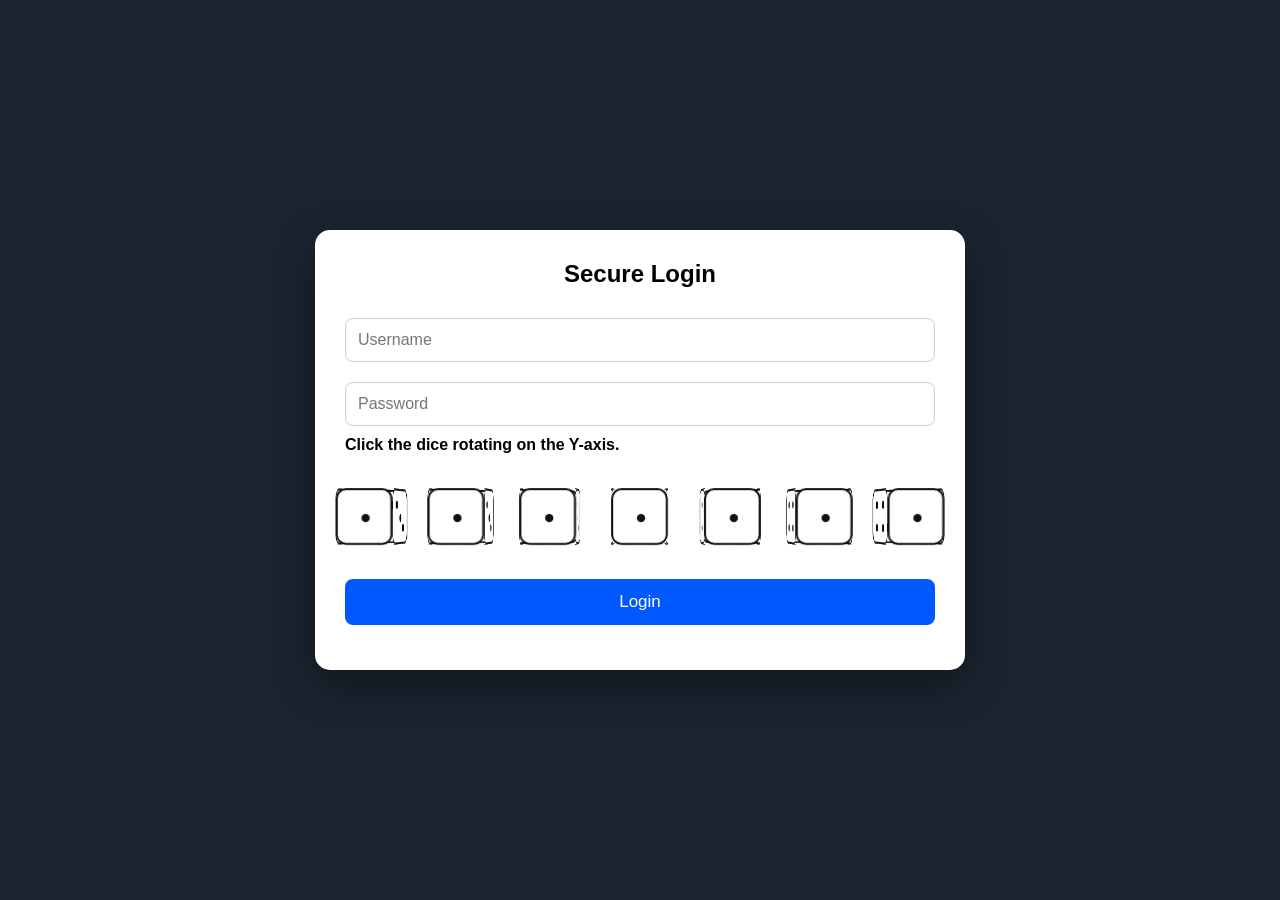
<file: front-end/index.html>
<!DOCTYPE html>
<html lang="en">
<head>
<meta charset="UTF-8">
<meta name="viewport" content="width=device-width, initial-scale=1.0">
<title>Dice CAPTCHA</title>

<style>
*{
margin:0;
padding:0;
box-sizing:border-box;
font-family:Arial,sans-serif;
}

body{
height:100vh;
display:flex;
justify-content:center;
align-items:center;
background:#1b2430;
}

.card{
background:#fff;
padding:30px;
border-radius:15px;
width:650px;
box-shadow:0 15px 40px rgba(0,0,0,.4);
}

h2{
text-align:center;
margin-bottom:20px;
}

input{
width:100%;
padding:12px;
margin:10px 0;
font-size:16px;
border-radius:8px;
border:1px solid #ccc;
}

.scene{
display:flex;
justify-content:space-between;
margin:35px 0;
perspective:900px;
}

.dice{
width:55px;
height:55px;
position:relative;
transform-style:preserve-3d;
cursor:pointer;
transition:.3s;
}

.rotateX{
animation:spinX 2s linear infinite;
}

.rotateY{
animation:spinY 2s linear infinite;
}

.face{
position:absolute;
width:55px;
height:55px;
background:white;
border:2px solid #111;
border-radius:10px;
transform-style:preserve-3d;
}

.front{transform:translateZ(27.5px);}
.back{transform:rotateY(180deg) translateZ(27.5px);}
.right{transform:rotateY(90deg) translateZ(27.5px);}
.left{transform:rotateY(-90deg) translateZ(27.5px);}
.top{transform:rotateX(90deg) translateZ(27.5px);}
.bottom{transform:rotateX(-90deg) translateZ(27.5px);}

.dot{
position:absolute;
width:8px;
height:8px;
background:#111;
border-radius:50%;
}

.tl{top:10px;left:10px;}
.tc{top:10px;left:23px;}
.tr{top:10px;right:10px;}
.ml{top:23px;left:10px;}
.mc{top:23px;left:23px;}
.mr{top:23px;right:10px;}
.bl{bottom:10px;left:10px;}
.bc{bottom:10px;left:23px;}
.br{bottom:10px;right:10px;}

button{
width:100%;
padding:13px;
font-size:17px;
background:#0059ff;
color:white;
border:none;
border-radius:8px;
cursor:pointer;
}

button:hover{
background:#003ec9;
}

#msg{
margin-top:15px;
text-align:center;
font-weight:bold;
}

@keyframes spinX{
from{transform:rotateX(0deg);}
to{transform:rotateX(360deg);}
}

@keyframes spinY{
from{transform:rotateY(0deg);}
to{transform:rotateY(360deg);}
}

.correct{
box-shadow:0 0 18px lime;
}
</style>

</head>
<body>

<div class="card">

<h2>Secure Login</h2>

<input placeholder="Username">
<input type="password" placeholder="Password">

<p><b>Click the dice rotating on the Y-axis.</b></p>

<div class="scene" id="scene"></div>

<button onclick="login()">Login</button>

<div id="msg"></div>

</div>

<script>

const patterns={
1:["mc"],
2:["tl","br"],
3:["tl","mc","br"],
4:["tl","tr","bl","br"],
5:["tl","tr","mc","bl","br"],
6:["tl","ml","bl","tr","mr","br"]
};

const faceNames=["front","back","right","left","top","bottom"];

function createFace(value,name){

let face=document.createElement("div");
face.className="face "+name;

patterns[value].forEach(p=>{
let d=document.createElement("div");
d.className="dot "+p;
face.appendChild(d);
});

return face;
}

const container=document.getElementById("scene");

const correct=Math.floor(Math.random()*7);

let verified=false;

for(let i=0;i<7;i++){

let dice=document.createElement("div");

dice.className="dice "+(i===correct?"rotateY":"rotateX");

for(let f=1;f<=6;f++){

dice.appendChild(createFace(f,faceNames[f-1]));

}

dice.onclick=function(){

if(i===correct){

verified=true;
dice.classList.add("correct");

document.getElementById("msg").style.color="green";
document.getElementById("msg").innerHTML="✔ CAPTCHA verified";

}else{

document.getElementById("msg").style.color="red";
document.getElementById("msg").innerHTML="✖ Wrong dice. Try again.";

}

}

container.appendChild(dice);

}

function login(){

if(!verified){

alert("Please complete the CAPTCHA.");
return;

}

alert("Login Successful");

}

</script>

</body>
</html>
</file>
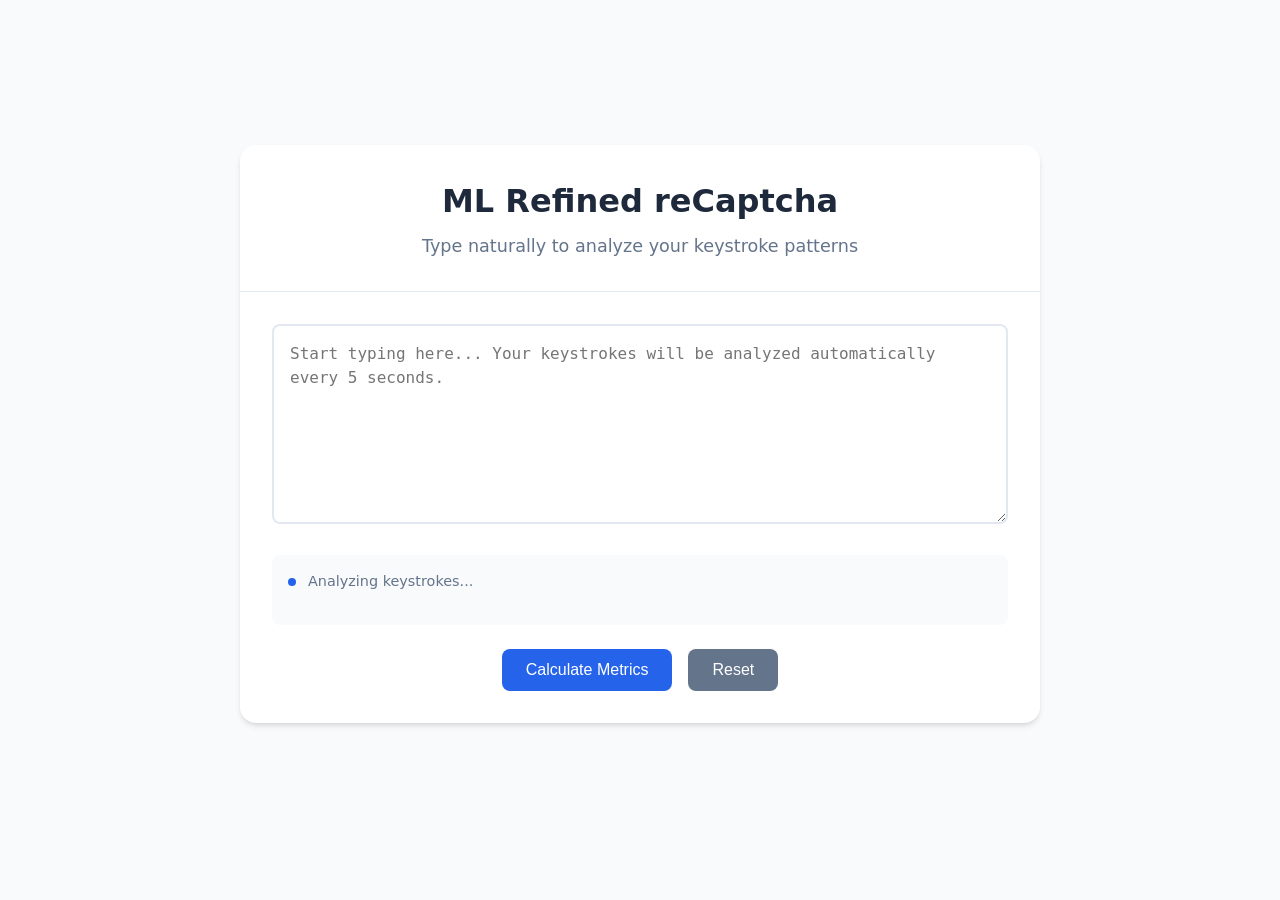
<file: front-end/templates/index.html>
<!DOCTYPE html>
<html lang="en">
<head>
  <meta charset="UTF-8" />
  <meta name="viewport" content="width=device-width, initial-scale=1.0" />
  <title>ML Refined reCaptcha</title>
  <style>
    /* Keystroke Analyzer Styles */
    :root {
      --primary-color: #2563eb;
      --primary-hover: #1d4ed8;
      --secondary-color: #64748b;
      --secondary-hover: #475569;
      --background: #f8fafc;
      --surface: #ffffff;
      --text: #1e293b;
      --text-light: #64748b;
      --border: #e2e8f0;
      --shadow: 0 4px 6px -1px rgb(0 0 0 / 0.1), 0 2px 4px -2px rgb(0 0 0 / 0.1);
    }
    * {
      box-sizing: border-box;
      margin: 0;
      padding: 0;
    }
    body {
      font-family: system-ui, -apple-system, sans-serif;
      background-color: var(--background);
      color: var(--text);
      line-height: 1.5;
      min-height: 100vh;
      display: flex;
      align-items: center;
      justify-content: center;
      padding: 1rem;
      flex-direction: column;
    }
    .container {
      width: 100%;
      max-width: 800px;
      background: var(--surface);
      border-radius: 1rem;
      box-shadow: var(--shadow);
      overflow: hidden;
      margin-bottom: 2rem;
    }
    header {
      padding: 2rem;
      text-align: center;
      border-bottom: 1px solid var(--border);
    }
    h1 {
      font-size: 2rem;
      font-weight: 700;
      color: var(--text);
      margin-bottom: 0.5rem;
    }
    .subtitle {
      color: var(--text-light);
      font-size: 1.1rem;
    }
    .content {
      padding: 2rem;
    }
    .typing-area {
      margin-bottom: 1.5rem;
    }
    textarea {
      width: 100%;
      min-height: 200px;
      padding: 1rem;
      border: 2px solid var(--border);
      border-radius: 0.5rem;
      font-size: 1rem;
      line-height: 1.5;
      resize: vertical;
      transition: border-color 0.2s ease;
    }
    textarea:focus {
      outline: none;
      border-color: var(--primary-color);
    }
    .metrics {
      margin-top: 1.5rem;
      padding: 1rem;
      background: var(--background);
      border-radius: 0.5rem;
    }
    .status-indicator {
      display: flex;
      align-items: center;
      gap: 0.75rem;
      color: var(--text-light);
      font-size: 0.9rem;
    }
    .pulse {
      width: 8px;
      height: 8px;
      background-color: var(--primary-color);
      border-radius: 50%;
      animation: pulse 2s infinite;
    }
    @keyframes pulse {
      0% { transform: scale(0.95); opacity: 0.5; }
      50% { transform: scale(1); opacity: 1; }
      100% { transform: scale(0.95); opacity: 0.5; }
    }
    .actions {
      display: flex;
      gap: 1rem;
      justify-content: center;
    }
    .button {
      padding: 0.75rem 1.5rem;
      border-radius: 0.5rem;
      font-size: 1rem;
      font-weight: 500;
      cursor: pointer;
      transition: all 0.2s ease;
      border: none;
    }
    .button.primary {
      background-color: var(--primary-color);
      color: white;
    }
    .button.primary:hover {
      background-color: var(--primary-hover);
    }
    .button.secondary {
      background-color: var(--secondary-color);
      color: white;
    }
    .button.secondary:hover {
      background-color: var(--secondary-hover);
    }
    #result {
      margin-top: 1rem;
      font-size: 1.1rem;
      font-weight: 500;
    }
    @media (max-width: 640px) {
      .container {
        border-radius: 0;
      }
      header {
        padding: 1.5rem;
      }
      .content {
        padding: 1.5rem;
      }
      h1 {
        font-size: 1.5rem;
      }
      .subtitle {
        font-size: 1rem;
      }
      .actions {
        flex-direction: column;
      }
      .button {
        width: 100%;
      }
    }
    /* Captcha Container (Hidden by Default) */
    #captchaContainer {
      display: none;
    }
    /* Captcha Styles */
    .captcha-container {
      background: rgba(255,255,255,0.97);
      padding: 30px 40px;
      border-radius: 12px;
      box-shadow: 0 8px 16px rgba(0,0,0,0.3);
      width: 100%;
      max-width: 600px;
      text-align: center;
      margin: 0 auto;
    }
    .captcha-container .scene {
      display: flex;
      gap: 10px;
      justify-content: center;
      perspective: 600px;
      margin: 20px 0;
    }
    .captcha-container .dice {
      width: 30px;
      height: 30px;
      position: relative;
      transform-style: preserve-3d;
      cursor: pointer;
    }
    .captcha-container .rotate-xy {
      animation: rotateXY 2s infinite linear;
    }
    .captcha-container .rotate-x {
      animation: rotateX 2s infinite linear;
    }
    @keyframes rotateXY {
      0% { transform: rotateX(0deg) rotateY(0deg); }
      100% { transform: rotateX(360deg) rotateY(360deg); }
    }
    @keyframes rotateX {
      0% { transform: rotateX(0deg); }
      100% { transform: rotateX(360deg); }
    }
    .captcha-container .face {
      position: absolute;
      width: 30px;
      height: 30px;
      background: #fff;
      border: 1px solid #333;
      border-radius: 3px;
      display: flex;
      justify-content: center;
      align-items: center;
      box-shadow: inset 0 0 3px rgba(0,0,0,0.3);
    }
    .captcha-container .front  { transform: translateZ(15px); }
    .captcha-container .back   { transform: rotateY(180deg) translateZ(15px); }
    .captcha-container .left   { transform: rotateY(-90deg) translateZ(15px); }
    .captcha-container .right  { transform: rotateY(90deg) translateZ(15px); }
    .captcha-container .top    { transform: rotateX(90deg) translateZ(15px); }
    .captcha-container .bottom { transform: rotateX(-90deg) translateZ(15px); }
    .captcha-container .dot {
      width: 3px;
      height: 3px;
      background: #333;
      border-radius: 50%;
      position: absolute;
    }
    .captcha-container button {
      background: #56ab2f;
      color: #fff;
      border: none;
      padding: 10px 16px;
      border-radius: 5px;
      cursor: pointer;
      font-size: 14px;
      margin-top: 10px;
    }
    .captcha-container button:hover {
      background: #3d7d32;
    }
  </style>
</head>
<body>
  <!-- Keystroke Dynamics Analyzer Section -->
  <div class="container" id="analyzerContainer">
    <header>
      <h1>ML Refined reCaptcha</h1>
      <p class="subtitle">Type naturally to analyze your keystroke patterns</p>
    </header>
    <main class="content">
      <div class="typing-area">
        <textarea id="textArea" placeholder="Start typing here... Your keystrokes will be analyzed automatically every 5 seconds."></textarea>
        <div class="metrics">
          <div class="status-indicator">
            <div class="pulse"></div>
            <span>Analyzing keystrokes...</span>
          </div>
          <div id="result"></div>
        </div>
      </div>
      <div class="actions">
        <button id="calcBtn" class="button primary">Calculate Metrics</button>
        <button id="resetBtn" class="button secondary">Reset</button>
      </div>
    </main>
  </div>

  <!-- Captcha Section (Hidden by Default) -->
  <div id="captchaContainer">
    <div class="captcha-container">
      <h2>Click the Odd Dice to Prove You're Human</h2>
      <div class="scene" id="scene">
        <!-- 7 dice will be generated here -->
      </div>
      <!-- You may remove the Login button if you want the transition to be automatic -->
      <!-- <button onclick="validateLogin()">Login</button> -->
    </div>
  </div>

  <script>
    // Keystroke Dynamics Analyzer Code
    let text = "";
    let events = [];
    let currentKeys = {};

    const textArea = document.getElementById("textArea");
    const calcBtn = document.getElementById("calcBtn");
    const resetBtn = document.getElementById("resetBtn");
    const resultDiv = document.getElementById("result");
    const captchaContainer = document.getElementById("captchaContainer");

    // Update text as the user types.
    textArea.addEventListener("input", (e) => {
      text = e.target.value;
    });

    // Capture keydown events (record only the first press per key).
    textArea.addEventListener("keydown", (e) => {
      if (currentKeys[e.code] !== undefined) return;
      events.push({
        key: e.key,
        code: e.code,
        downTime: Date.now(),
        upTime: null
      });
      currentKeys[e.code] = events.length - 1;
    });

    // Capture keyup events and record upTime.
    textArea.addEventListener("keyup", (e) => {
      const index = currentKeys[e.code];
      if (index !== undefined) {
        events[index].upTime = Date.now();
        delete currentKeys[e.code];
      }
    });

    // Calculate metrics based on keystroke events.
    function calculateMetrics() {
      const validEvents = events.filter(ev => ev.upTime !== null);
      if (validEvents.length < 2) return; // Need at least two events.

      // 1. Average_Dwell_Time (ms)
      const dwellTimes = validEvents.map(ev => ev.upTime - ev.downTime);
      const avgDwellTime = dwellTimes.reduce((sum, t) => sum + t, 0) / dwellTimes.length;

      // 2. Average_Flight_Time (ms)
      let flightTimes = [];
      for (let i = 0; i < validEvents.length - 1; i++) {
        flightTimes.push(validEvents[i + 1].downTime - validEvents[i].upTime);
      }
      const avgFlightTime = flightTimes.reduce((sum, t) => sum + t, 0) / flightTimes.length;

      // 3. Flight_Time_Std_Dev
      const meanFlight = avgFlightTime;
      const variance = flightTimes.reduce((acc, t) => acc + Math.pow(t - meanFlight, 2), 0) / flightTimes.length;
      const flightStdDev = Math.sqrt(variance);

      // 4. Words_Per_Minute (WPM)
      const totalTimeSec = (validEvents[validEvents.length - 1].upTime - validEvents[0].downTime) / 1000;
      const wordCount = text.length / 5;  // Assuming 5 characters per word.
      const wpm = totalTimeSec > 0 ? (wordCount * 60) / totalTimeSec : 0;

      // 5. Human_Like_Typing_Score (H-Score)
      const hScore = 1 / (flightStdDev + 1);

      // Prepare metrics object.
      const metrics = {
        "Average_Dwell_Time": parseFloat(avgDwellTime.toFixed(2)),
        "Average_Flight_Time": parseFloat(avgFlightTime.toFixed(2)),
        "Flight_Time_Std_Dev": parseFloat(flightStdDev.toFixed(2)),
        "Human_Like_Typing_Score": parseFloat(hScore.toFixed(4)),
        "Words_Per_Minute": parseFloat(wpm.toFixed(2))
      };

      console.log("Calculated Metrics:", metrics);
      sendMetrics(metrics);
    }

    // Send the metrics to the Flask API.
    function sendMetrics(metrics) {
      const url = window.location.origin + "/api/predict";
      fetch(url, {
        method: "POST",
        headers: { "Content-Type": "application/json" },
        body: JSON.stringify(metrics)
      })
        .then(response => response.json())
        .then(data => {
          if (data.error) {
            resultDiv.innerHTML = `<p>Error: ${data.error}</p>`;
            console.error("Error from server:", data.error);
            return;
          }
          console.log("Server Prediction:", data);
          // If prediction is Bot, hide the analyzer container and trigger the captcha.
          if (data.prediction === "Bot") {
            document.getElementById("analyzerContainer").style.display = "none";
            captchaContainer.style.display = "block";
          } else {
            resultDiv.innerHTML = `<p>Prediction: ${data.prediction}<br>
                                    Human Probability: ${data.human_probability.toFixed(2)}<br>
                                    Bot Probability: ${data.bot_probability.toFixed(2)}</p>`;
          }
        })
        .catch(error => {
          console.error("Error sending metrics:", error);
          resultDiv.innerHTML = `<p>Error sending metrics: ${error.message}</p>`;
        });
    }

    // Manual calculation button event.
    calcBtn.addEventListener("click", calculateMetrics);

    // Reset button clears text and events.
    resetBtn.addEventListener("click", () => {
      text = "";
      textArea.value = "";
      events = [];
      resultDiv.innerHTML = "";
    });

    // Automatically calculate and send metrics every 5 seconds.
    setInterval(() => {
      if (text.length > 0 && events.length > 0) {
        console.log("Auto-sending metrics...");
        calculateMetrics();
      }
    }, 5000);

    /* Captcha Code */
    let captchaAttempted = false;
    let captchaPassed = false;

    // Choose one random dice dot pattern value from 1 to 6.
    const diceValue = Math.floor(Math.random() * 6) + 1;
    // Predefined dot patterns for values 1 to 6.
    const dotPatterns = {
      1: [ [50,50] ],
      2: [ [30,30], [70,70] ],
      3: [ [30,30], [50,50], [70,70] ],
      4: [ [30,30], [30,70], [70,30], [70,70] ],
      5: [ [30,30], [30,70], [50,50], [70,30], [70,70] ],
      6: [ [30,30], [30,50], [30,70], [70,30], [70,50], [70,70] ]
    };
    const dotPositions = dotPatterns[diceValue];

    function createDiceElement(id, isOdd) {
      const dice = document.createElement("div");
      dice.classList.add("dice");
      dice.id = id;
      if (isOdd) {
        dice.classList.add("rotate-x");
      } else {
        dice.classList.add("rotate-xy");
      }
      const faces = ["front", "back", "left", "right", "top", "bottom"];
      faces.forEach(face => {
        const faceDiv = document.createElement("div");
        faceDiv.classList.add("face", face);
        dotPositions.forEach(pos => {
          const dot = document.createElement("div");
          dot.classList.add("dot");
          dot.style.left = pos[0] + "%";
          dot.style.top = pos[1] + "%";
          faceDiv.appendChild(dot);
        });
        dice.appendChild(faceDiv);
      });
      // When a dice is clicked:
      dice.addEventListener("click", function() {
        if (captchaAttempted) {
          alert("Captcha already attempted. Refresh to try again.");
          return;
        }
        captchaAttempted = true;
        if (isOdd) {
          captchaPassed = true;
          captchaSuccess();
        } else {
          captchaPassed = false;
          alert("Captcha failed. That's not the odd dice!");
        }
      });
      return dice;
    }
    // Randomly pick an index (0-6) for the odd dice among 7 dice.
    const oddIndex = Math.floor(Math.random() * 7);
    const scene = document.getElementById("scene");
    for (let i = 0; i < 7; i++) {
      let isOdd = (i === oddIndex);
      const diceElem = createDiceElement("dice" + i, isOdd);
      scene.appendChild(diceElem);
    }

    // When captcha is solved successfully, this function is called.
    function captchaSuccess() {
      alert("Captcha passed. You are human!");
      // After a short delay, hide the captcha and show the analyzer container.
      setTimeout(() => {
        captchaContainer.style.display = "none";
        document.getElementById("analyzerContainer").style.display = "block";
        // Optionally, you can clear the keystroke events and reset the analyzer.
        text = "";
        textArea.value = "";
        events = [];
        resultDiv.innerHTML = "";
        captchaAttempted = false;
        captchaPassed = false;
      }, 1000);
    }

    function validateLogin() {
      // This function can still be used if you prefer a button-triggered validation.
      const username = document.getElementById("username")?.value.trim();
      const password = document.getElementById("password")?.value.trim();
      if (!username || !password) {
        alert("Please enter both username and password.");
        return;
      }
      if (!captchaAttempted) {
        alert("Please complete the captcha by clicking the odd dice.");
        return;
      }
      if (captchaPassed) {
        alert("Login successful. You are human!");
      } else {
        alert("Login failed. Captcha verification unsuccessful.");
      }
    }
  </script>
</body>
</html>
</file>
